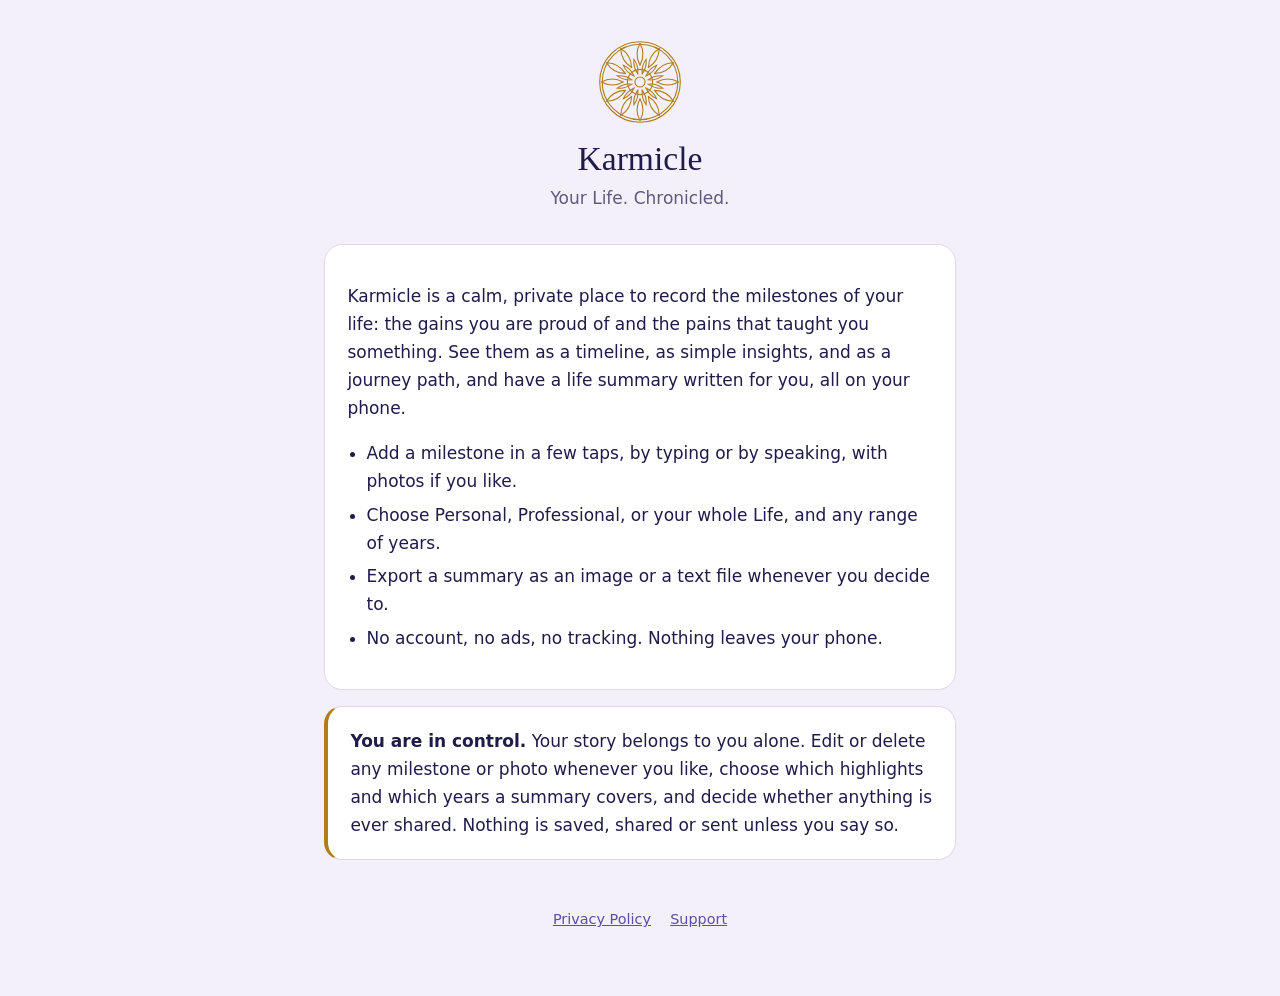
<file: index.html>
<!doctype html>
<html lang="en">
<head>
<meta charset="utf-8">
<meta name="viewport" content="width=device-width, initial-scale=1">
<title>Karmicle</title>
<meta name="description" content="A private journal of your gains and pains, with a life summary written on your phone.">
<link rel="stylesheet" href="style.css">
</head>
<body>
<main>
  <header>
    <svg class="mark" viewBox="-100 -100 200 200" fill="none" stroke="currentColor" stroke-width="2.6" aria-hidden="true"><path d="M0.0 -40.0 Q14.0 -66.0 0.0 -92.0 Q-14.0 -66.0 0.0 -40.0 Z"/><path d="M5.2 -19.3 Q16.6 -34.9 14.5 -54.1 Q3.1 -38.5 5.2 -19.3 Z"/><path d="M20.0 -34.6 Q45.1 -50.2 46.0 -79.7 Q20.9 -64.2 20.0 -34.6 Z"/><path d="M14.1 -14.1 Q31.8 -21.9 39.6 -39.6 Q21.9 -31.8 14.1 -14.1 Z"/><path d="M34.6 -20.0 Q64.2 -20.9 79.7 -46.0 Q50.2 -45.1 34.6 -20.0 Z"/><path d="M19.3 -5.2 Q38.5 -3.1 54.1 -14.5 Q34.9 -16.6 19.3 -5.2 Z"/><path d="M40.0 -0.0 Q66.0 14.0 92.0 -0.0 Q66.0 -14.0 40.0 -0.0 Z"/><path d="M19.3 5.2 Q34.9 16.6 54.1 14.5 Q38.5 3.1 19.3 5.2 Z"/><path d="M34.6 20.0 Q50.2 45.1 79.7 46.0 Q64.2 20.9 34.6 20.0 Z"/><path d="M14.1 14.1 Q21.9 31.8 39.6 39.6 Q31.8 21.9 14.1 14.1 Z"/><path d="M20.0 34.6 Q20.9 64.2 46.0 79.7 Q45.1 50.2 20.0 34.6 Z"/><path d="M5.2 19.3 Q3.1 38.5 14.5 54.1 Q16.6 34.9 5.2 19.3 Z"/><path d="M0.0 40.0 Q-14.0 66.0 0.0 92.0 Q14.0 66.0 0.0 40.0 Z"/><path d="M-5.2 19.3 Q-16.6 34.9 -14.5 54.1 Q-3.1 38.5 -5.2 19.3 Z"/><path d="M-20.0 34.6 Q-45.1 50.2 -46.0 79.7 Q-20.9 64.2 -20.0 34.6 Z"/><path d="M-14.1 14.1 Q-31.8 21.9 -39.6 39.6 Q-21.9 31.8 -14.1 14.1 Z"/><path d="M-34.6 20.0 Q-64.2 20.9 -79.7 46.0 Q-50.2 45.1 -34.6 20.0 Z"/><path d="M-19.3 5.2 Q-38.5 3.1 -54.1 14.5 Q-34.9 16.6 -19.3 5.2 Z"/><path d="M-40.0 0.0 Q-66.0 -14.0 -92.0 0.0 Q-66.0 14.0 -40.0 0.0 Z"/><path d="M-19.3 -5.2 Q-34.9 -16.6 -54.1 -14.5 Q-38.5 -3.1 -19.3 -5.2 Z"/><path d="M-34.6 -20.0 Q-50.2 -45.1 -79.7 -46.0 Q-64.2 -20.9 -34.6 -20.0 Z"/><path d="M-14.1 -14.1 Q-21.9 -31.8 -39.6 -39.6 Q-31.8 -21.9 -14.1 -14.1 Z"/><path d="M-20.0 -34.6 Q-20.9 -64.2 -46.0 -79.7 Q-45.1 -50.2 -20.0 -34.6 Z"/><path d="M-5.2 -19.3 Q-3.1 -38.5 -14.5 -54.1 Q-16.6 -34.9 -5.2 -19.3 Z"/><circle r="96"/><circle r="90"/><circle r="30"/><circle r="12"/></svg>
    <h1>Karmicle</h1>
    <p class="tagline">Your Life. Chronicled.</p>
  </header>

  <div class="card">
    <p>Karmicle is a calm, private place to record the milestones of your life: the gains you are proud of and the pains that taught you something. See them as a timeline, as simple insights, and as a journey path, and have a life summary written for you, all on your phone.</p>
    <ul>
      <li>Add a milestone in a few taps, by typing or by speaking, with photos if you like.</li>
      <li>Choose Personal, Professional, or your whole Life, and any range of years.</li>
      <li>Export a summary as an image or a text file whenever you decide to.</li>
      <li>No account, no ads, no tracking. Nothing leaves your phone.</li>
    </ul>
  </div>

  <div class="card pledge">
    <strong>You are in control.</strong> Your story belongs to you alone. Edit or delete any milestone or photo whenever you like, choose which highlights and which years a summary covers, and decide whether anything is ever shared. Nothing is saved, shared or sent unless you say so.
  </div>

  <footer>
    <nav><a href="privacy.html">Privacy Policy</a><a href="support.html">Support</a></nav>
  </footer>
</main>
</body>
</html>
</file>
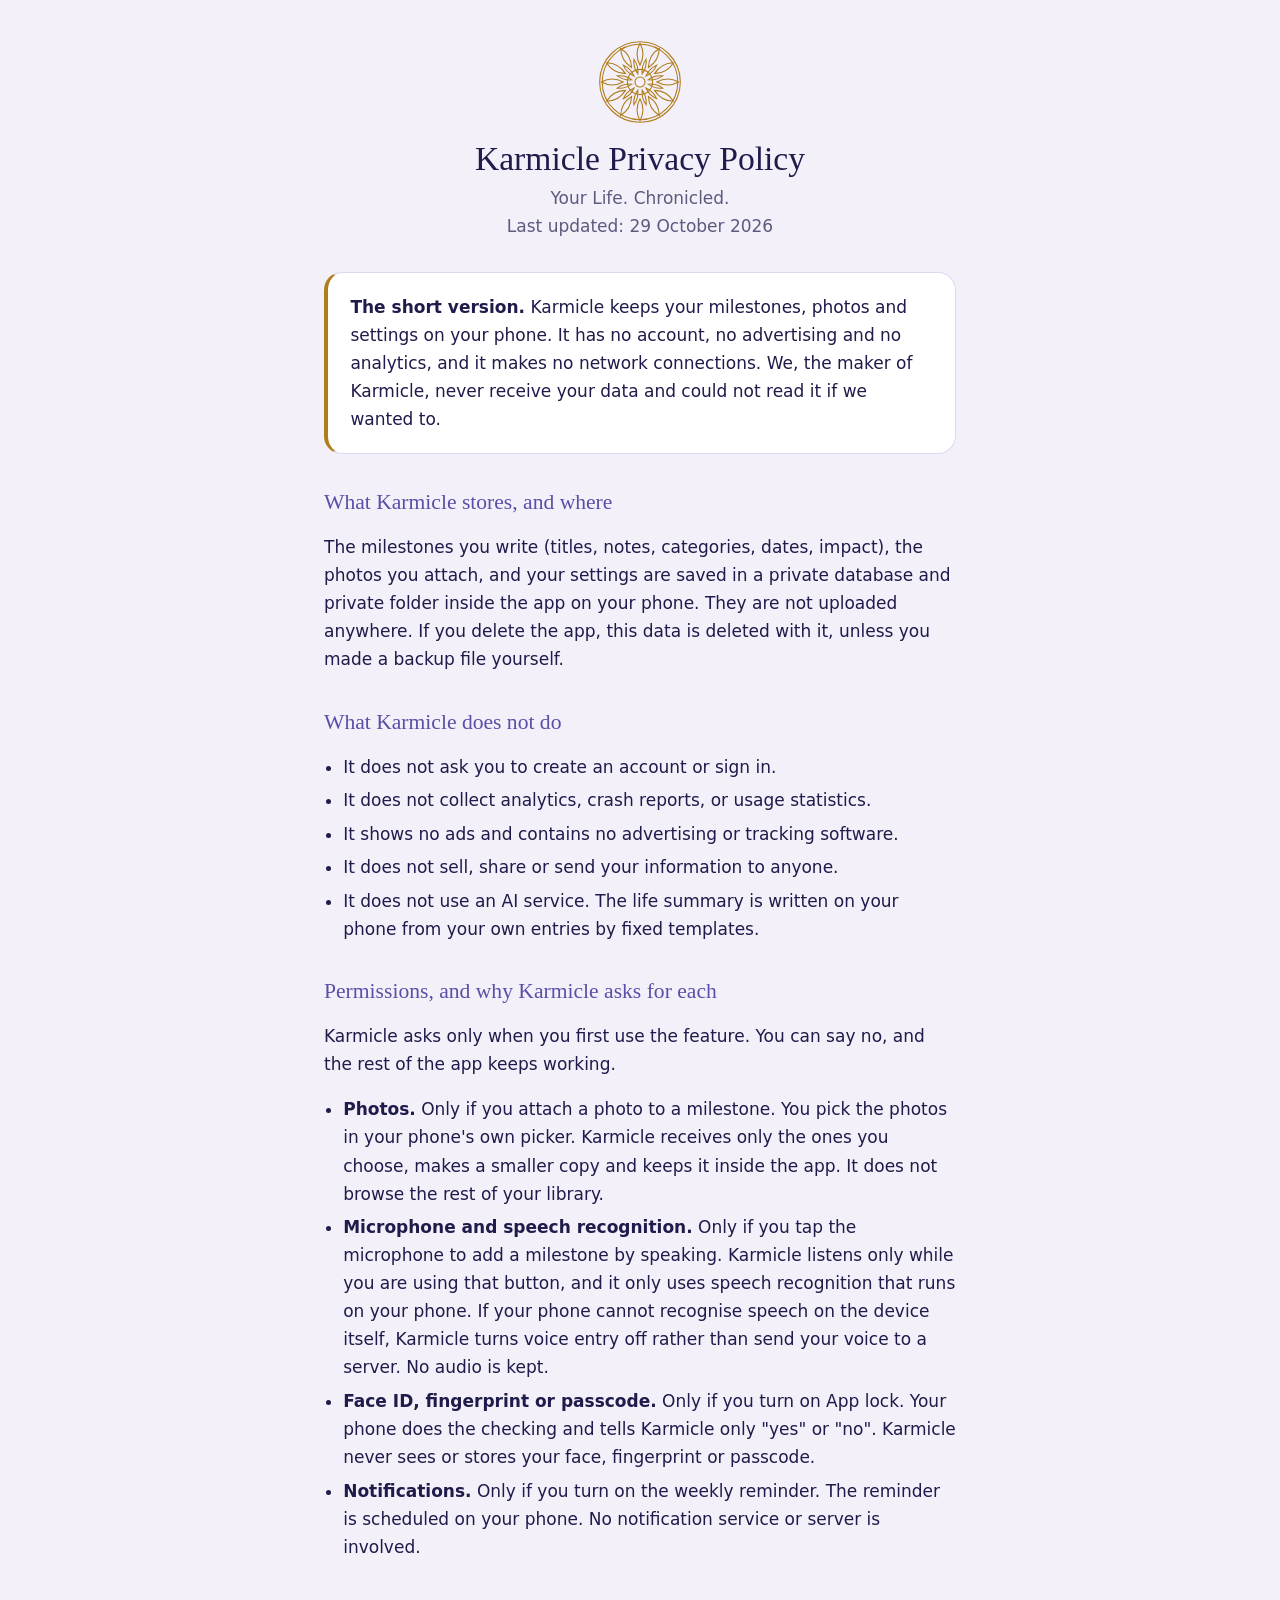
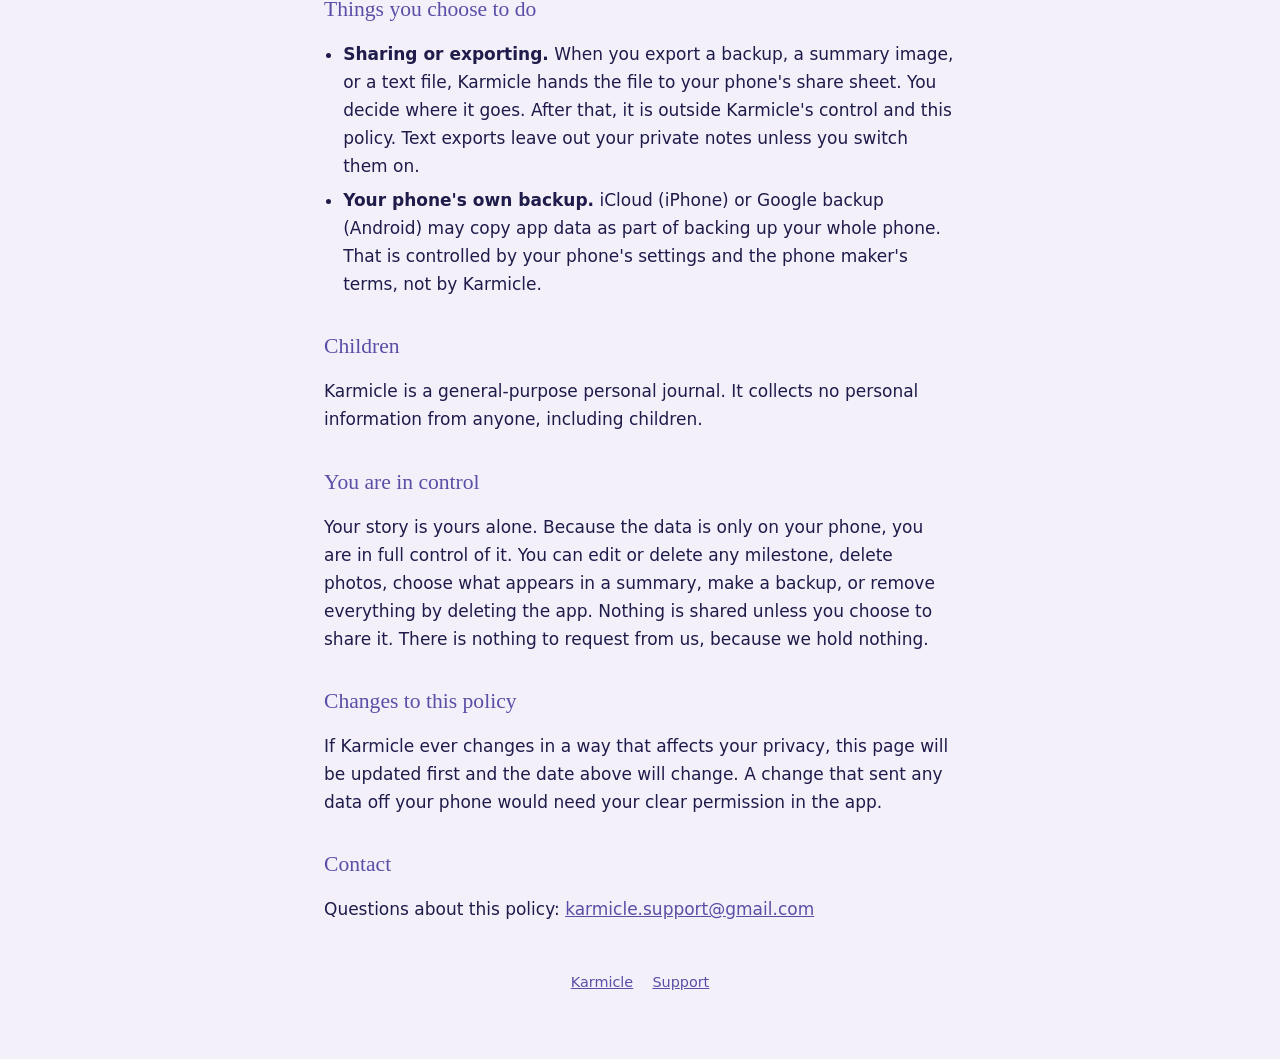
<file: privacy.html>
<!doctype html>
<html lang="en">
<head>
<meta charset="utf-8">
<meta name="viewport" content="width=device-width, initial-scale=1">
<title>Karmicle Privacy Policy</title>
<meta name="description" content="Karmicle keeps everything on your phone. It collects no data, has no account and sends nothing anywhere.">
<link rel="stylesheet" href="style.css">
</head>
<body>
<main>
  <header>
    <svg class="mark" viewBox="-100 -100 200 200" fill="none" stroke="currentColor" stroke-width="2.6" aria-hidden="true"><path d="M0.0 -40.0 Q14.0 -66.0 0.0 -92.0 Q-14.0 -66.0 0.0 -40.0 Z"/><path d="M5.2 -19.3 Q16.6 -34.9 14.5 -54.1 Q3.1 -38.5 5.2 -19.3 Z"/><path d="M20.0 -34.6 Q45.1 -50.2 46.0 -79.7 Q20.9 -64.2 20.0 -34.6 Z"/><path d="M14.1 -14.1 Q31.8 -21.9 39.6 -39.6 Q21.9 -31.8 14.1 -14.1 Z"/><path d="M34.6 -20.0 Q64.2 -20.9 79.7 -46.0 Q50.2 -45.1 34.6 -20.0 Z"/><path d="M19.3 -5.2 Q38.5 -3.1 54.1 -14.5 Q34.9 -16.6 19.3 -5.2 Z"/><path d="M40.0 -0.0 Q66.0 14.0 92.0 -0.0 Q66.0 -14.0 40.0 -0.0 Z"/><path d="M19.3 5.2 Q34.9 16.6 54.1 14.5 Q38.5 3.1 19.3 5.2 Z"/><path d="M34.6 20.0 Q50.2 45.1 79.7 46.0 Q64.2 20.9 34.6 20.0 Z"/><path d="M14.1 14.1 Q21.9 31.8 39.6 39.6 Q31.8 21.9 14.1 14.1 Z"/><path d="M20.0 34.6 Q20.9 64.2 46.0 79.7 Q45.1 50.2 20.0 34.6 Z"/><path d="M5.2 19.3 Q3.1 38.5 14.5 54.1 Q16.6 34.9 5.2 19.3 Z"/><path d="M0.0 40.0 Q-14.0 66.0 0.0 92.0 Q14.0 66.0 0.0 40.0 Z"/><path d="M-5.2 19.3 Q-16.6 34.9 -14.5 54.1 Q-3.1 38.5 -5.2 19.3 Z"/><path d="M-20.0 34.6 Q-45.1 50.2 -46.0 79.7 Q-20.9 64.2 -20.0 34.6 Z"/><path d="M-14.1 14.1 Q-31.8 21.9 -39.6 39.6 Q-21.9 31.8 -14.1 14.1 Z"/><path d="M-34.6 20.0 Q-64.2 20.9 -79.7 46.0 Q-50.2 45.1 -34.6 20.0 Z"/><path d="M-19.3 5.2 Q-38.5 3.1 -54.1 14.5 Q-34.9 16.6 -19.3 5.2 Z"/><path d="M-40.0 0.0 Q-66.0 -14.0 -92.0 0.0 Q-66.0 14.0 -40.0 0.0 Z"/><path d="M-19.3 -5.2 Q-34.9 -16.6 -54.1 -14.5 Q-38.5 -3.1 -19.3 -5.2 Z"/><path d="M-34.6 -20.0 Q-50.2 -45.1 -79.7 -46.0 Q-64.2 -20.9 -34.6 -20.0 Z"/><path d="M-14.1 -14.1 Q-21.9 -31.8 -39.6 -39.6 Q-31.8 -21.9 -14.1 -14.1 Z"/><path d="M-20.0 -34.6 Q-20.9 -64.2 -46.0 -79.7 Q-45.1 -50.2 -20.0 -34.6 Z"/><path d="M-5.2 -19.3 Q-3.1 -38.5 -14.5 -54.1 Q-16.6 -34.9 -5.2 -19.3 Z"/><circle r="96"/><circle r="90"/><circle r="30"/><circle r="12"/></svg>
    <h1>Karmicle Privacy Policy</h1>
    <p class="tagline">Your Life. Chronicled.</p>
    <p class="updated">Last updated: 29 October 2026</p>
  </header>

  <div class="card pledge">
    <strong>The short version.</strong> Karmicle keeps your milestones, photos and settings on your phone. It has no account, no advertising and no analytics, and it makes no network connections. We, the maker of Karmicle, never receive your data and could not read it if we wanted to.
  </div>

  <h2>What Karmicle stores, and where</h2>
  <p>The milestones you write (titles, notes, categories, dates, impact), the photos you attach, and your settings are saved in a private database and private folder inside the app on your phone. They are not uploaded anywhere. If you delete the app, this data is deleted with it, unless you made a backup file yourself.</p>

  <h2>What Karmicle does not do</h2>
  <ul>
    <li>It does not ask you to create an account or sign in.</li>
    <li>It does not collect analytics, crash reports, or usage statistics.</li>
    <li>It shows no ads and contains no advertising or tracking software.</li>
    <li>It does not sell, share or send your information to anyone.</li>
    <li>It does not use an AI service. The life summary is written on your phone from your own entries by fixed templates.</li>
  </ul>

  <h2>Permissions, and why Karmicle asks for each</h2>
  <p>Karmicle asks only when you first use the feature. You can say no, and the rest of the app keeps working.</p>
  <ul>
    <li><strong>Photos.</strong> Only if you attach a photo to a milestone. You pick the photos in your phone's own picker. Karmicle receives only the ones you choose, makes a smaller copy and keeps it inside the app. It does not browse the rest of your library.</li>
    <li><strong>Microphone and speech recognition.</strong> Only if you tap the microphone to add a milestone by speaking. Karmicle listens only while you are using that button, and it only uses speech recognition that runs on your phone. If your phone cannot recognise speech on the device itself, Karmicle turns voice entry off rather than send your voice to a server. No audio is kept.</li>
    <li><strong>Face ID, fingerprint or passcode.</strong> Only if you turn on App lock. Your phone does the checking and tells Karmicle only "yes" or "no". Karmicle never sees or stores your face, fingerprint or passcode.</li>
    <li><strong>Notifications.</strong> Only if you turn on the weekly reminder. The reminder is scheduled on your phone. No notification service or server is involved.</li>
  </ul>

  <h2>Things you choose to do</h2>
  <ul>
    <li><strong>Sharing or exporting.</strong> When you export a backup, a summary image, or a text file, Karmicle hands the file to your phone's share sheet. You decide where it goes. After that, it is outside Karmicle's control and this policy. Text exports leave out your private notes unless you switch them on.</li>
    <li><strong>Your phone's own backup.</strong> iCloud (iPhone) or Google backup (Android) may copy app data as part of backing up your whole phone. That is controlled by your phone's settings and the phone maker's terms, not by Karmicle.</li>
  </ul>

  <h2>Children</h2>
  <p>Karmicle is a general-purpose personal journal. It collects no personal information from anyone, including children.</p>

  <h2>You are in control</h2>
  <p>Your story is yours alone. Because the data is only on your phone, you are in full control of it. You can edit or delete any milestone, delete photos, choose what appears in a summary, make a backup, or remove everything by deleting the app. Nothing is shared unless you choose to share it. There is nothing to request from us, because we hold nothing.</p>

  <h2>Changes to this policy</h2>
  <p>If Karmicle ever changes in a way that affects your privacy, this page will be updated first and the date above will change. A change that sent any data off your phone would need your clear permission in the app.</p>

  <h2>Contact</h2>
  <p>Questions about this policy: <a href="mailto:karmicle.support@gmail.com">karmicle.support@gmail.com</a></p>

  <footer>
    <nav><a href="index.html">Karmicle</a><a href="support.html">Support</a></nav>
  </footer>
</main>
</body>
</html>
</file>
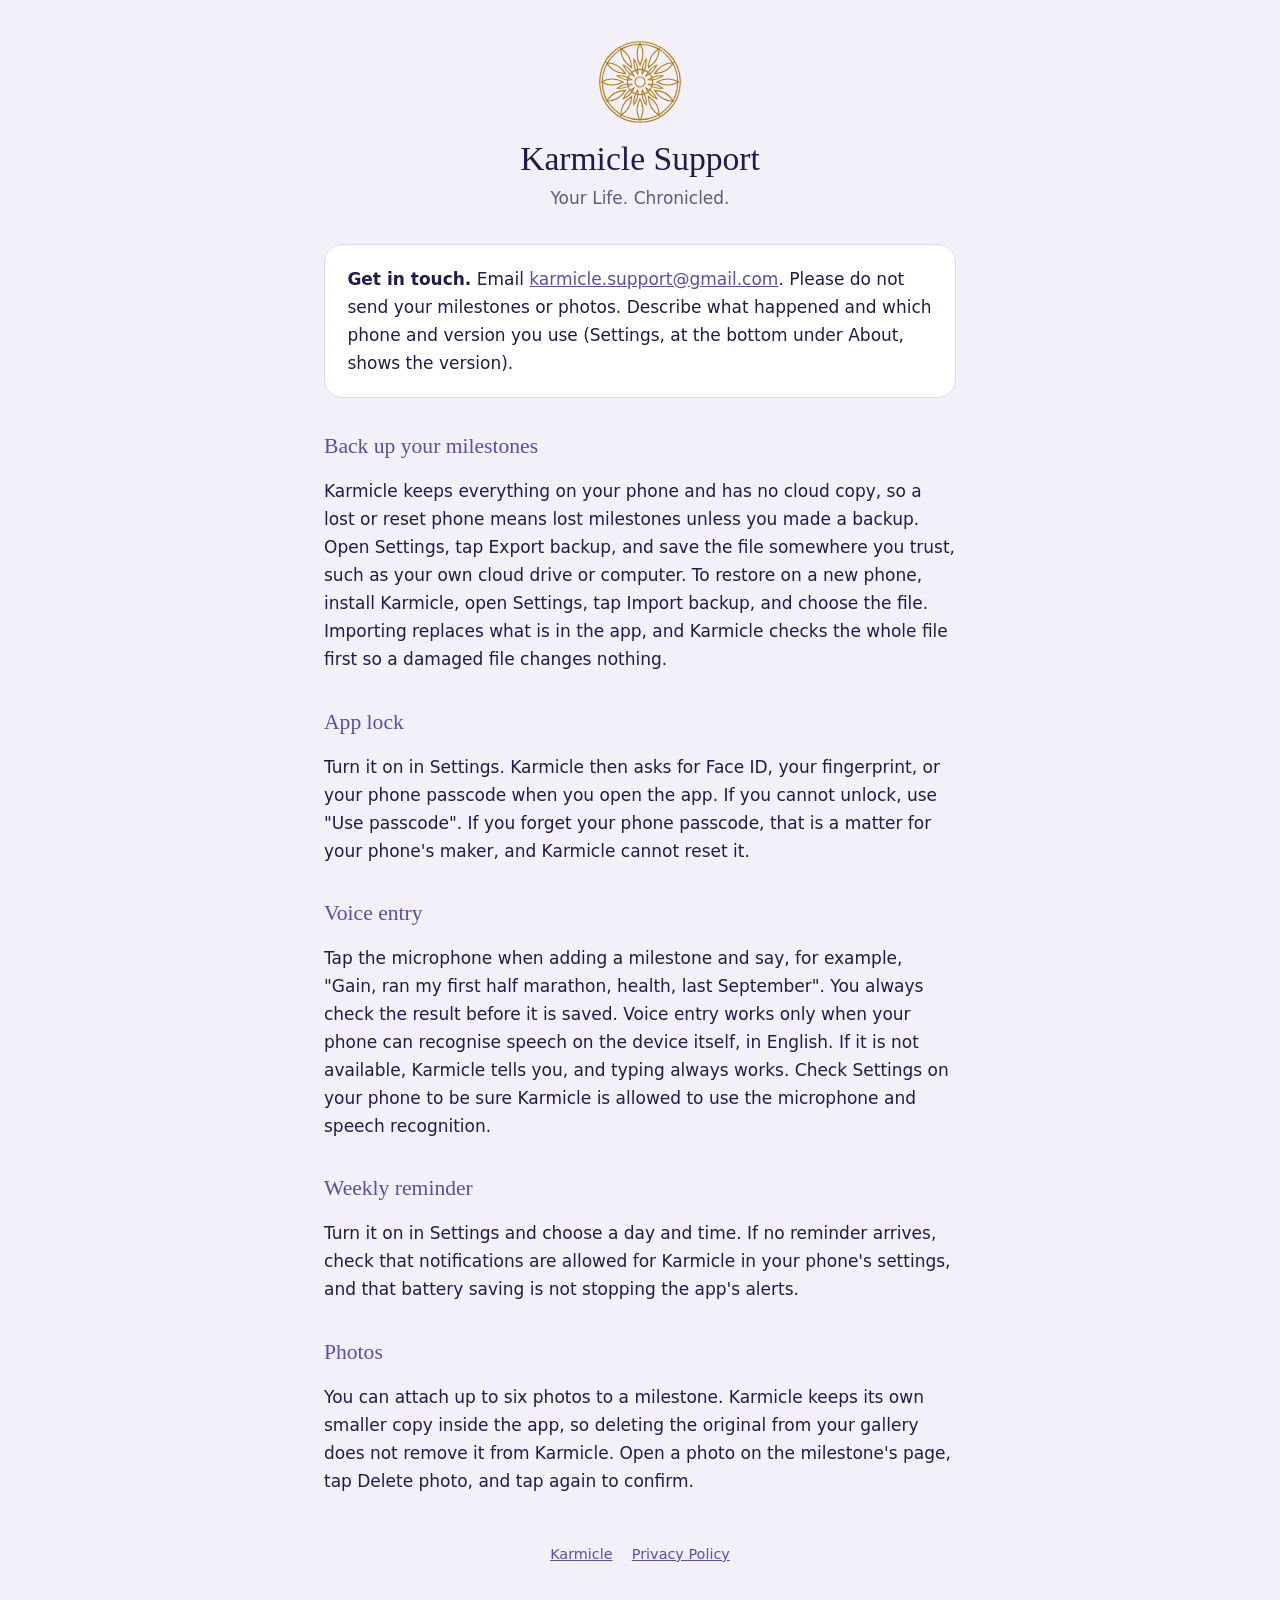
<file: support.html>
<!doctype html>
<html lang="en">
<head>
<meta charset="utf-8">
<meta name="viewport" content="width=device-width, initial-scale=1">
<title>Karmicle Support</title>
<meta name="description" content="Help with Karmicle: backups, App lock, voice entry, and how to get in touch.">
<link rel="stylesheet" href="style.css">
</head>
<body>
<main>
  <header>
    <svg class="mark" viewBox="-100 -100 200 200" fill="none" stroke="currentColor" stroke-width="2.6" aria-hidden="true"><path d="M0.0 -40.0 Q14.0 -66.0 0.0 -92.0 Q-14.0 -66.0 0.0 -40.0 Z"/><path d="M5.2 -19.3 Q16.6 -34.9 14.5 -54.1 Q3.1 -38.5 5.2 -19.3 Z"/><path d="M20.0 -34.6 Q45.1 -50.2 46.0 -79.7 Q20.9 -64.2 20.0 -34.6 Z"/><path d="M14.1 -14.1 Q31.8 -21.9 39.6 -39.6 Q21.9 -31.8 14.1 -14.1 Z"/><path d="M34.6 -20.0 Q64.2 -20.9 79.7 -46.0 Q50.2 -45.1 34.6 -20.0 Z"/><path d="M19.3 -5.2 Q38.5 -3.1 54.1 -14.5 Q34.9 -16.6 19.3 -5.2 Z"/><path d="M40.0 -0.0 Q66.0 14.0 92.0 -0.0 Q66.0 -14.0 40.0 -0.0 Z"/><path d="M19.3 5.2 Q34.9 16.6 54.1 14.5 Q38.5 3.1 19.3 5.2 Z"/><path d="M34.6 20.0 Q50.2 45.1 79.7 46.0 Q64.2 20.9 34.6 20.0 Z"/><path d="M14.1 14.1 Q21.9 31.8 39.6 39.6 Q31.8 21.9 14.1 14.1 Z"/><path d="M20.0 34.6 Q20.9 64.2 46.0 79.7 Q45.1 50.2 20.0 34.6 Z"/><path d="M5.2 19.3 Q3.1 38.5 14.5 54.1 Q16.6 34.9 5.2 19.3 Z"/><path d="M0.0 40.0 Q-14.0 66.0 0.0 92.0 Q14.0 66.0 0.0 40.0 Z"/><path d="M-5.2 19.3 Q-16.6 34.9 -14.5 54.1 Q-3.1 38.5 -5.2 19.3 Z"/><path d="M-20.0 34.6 Q-45.1 50.2 -46.0 79.7 Q-20.9 64.2 -20.0 34.6 Z"/><path d="M-14.1 14.1 Q-31.8 21.9 -39.6 39.6 Q-21.9 31.8 -14.1 14.1 Z"/><path d="M-34.6 20.0 Q-64.2 20.9 -79.7 46.0 Q-50.2 45.1 -34.6 20.0 Z"/><path d="M-19.3 5.2 Q-38.5 3.1 -54.1 14.5 Q-34.9 16.6 -19.3 5.2 Z"/><path d="M-40.0 0.0 Q-66.0 -14.0 -92.0 0.0 Q-66.0 14.0 -40.0 0.0 Z"/><path d="M-19.3 -5.2 Q-34.9 -16.6 -54.1 -14.5 Q-38.5 -3.1 -19.3 -5.2 Z"/><path d="M-34.6 -20.0 Q-50.2 -45.1 -79.7 -46.0 Q-64.2 -20.9 -34.6 -20.0 Z"/><path d="M-14.1 -14.1 Q-21.9 -31.8 -39.6 -39.6 Q-31.8 -21.9 -14.1 -14.1 Z"/><path d="M-20.0 -34.6 Q-20.9 -64.2 -46.0 -79.7 Q-45.1 -50.2 -20.0 -34.6 Z"/><path d="M-5.2 -19.3 Q-3.1 -38.5 -14.5 -54.1 Q-16.6 -34.9 -5.2 -19.3 Z"/><circle r="96"/><circle r="90"/><circle r="30"/><circle r="12"/></svg>
    <h1>Karmicle Support</h1>
    <p class="tagline">Your Life. Chronicled.</p>
  </header>

  <div class="card">
    <strong>Get in touch.</strong> Email <a href="mailto:karmicle.support@gmail.com">karmicle.support@gmail.com</a>. Please do not send your milestones or photos. Describe what happened and which phone and version you use (Settings, at the bottom under About, shows the version).
  </div>

  <h2>Back up your milestones</h2>
  <p>Karmicle keeps everything on your phone and has no cloud copy, so a lost or reset phone means lost milestones unless you made a backup. Open Settings, tap Export backup, and save the file somewhere you trust, such as your own cloud drive or computer. To restore on a new phone, install Karmicle, open Settings, tap Import backup, and choose the file. Importing replaces what is in the app, and Karmicle checks the whole file first so a damaged file changes nothing.</p>

  <h2>App lock</h2>
  <p>Turn it on in Settings. Karmicle then asks for Face ID, your fingerprint, or your phone passcode when you open the app. If you cannot unlock, use "Use passcode". If you forget your phone passcode, that is a matter for your phone's maker, and Karmicle cannot reset it.</p>

  <h2>Voice entry</h2>
  <p>Tap the microphone when adding a milestone and say, for example, "Gain, ran my first half marathon, health, last September". You always check the result before it is saved. Voice entry works only when your phone can recognise speech on the device itself, in English. If it is not available, Karmicle tells you, and typing always works. Check Settings on your phone to be sure Karmicle is allowed to use the microphone and speech recognition.</p>

  <h2>Weekly reminder</h2>
  <p>Turn it on in Settings and choose a day and time. If no reminder arrives, check that notifications are allowed for Karmicle in your phone's settings, and that battery saving is not stopping the app's alerts.</p>

  <h2>Photos</h2>
  <p>You can attach up to six photos to a milestone. Karmicle keeps its own smaller copy inside the app, so deleting the original from your gallery does not remove it from Karmicle. Open a photo on the milestone's page, tap Delete photo, and tap again to confirm.</p>

  <footer>
    <nav><a href="index.html">Karmicle</a><a href="privacy.html">Privacy Policy</a></nav>
  </footer>
</main>
</body>
</html>
</file>
<file: style.css>
:root {
  --bg: #f3f0fa;
  --card: #ffffff;
  --ink: #1f1b4a;
  --muted: #5d5a7e;
  --accent: #5a4ea6;
  --line: #ddd8ef;
  --gold: #b07d1c;
}
@media (prefers-color-scheme: dark) {
  :root {
    --bg: #14122f;
    --card: #1d1a46;
    --ink: #ece9ff;
    --muted: #a9a5d1;
    --accent: #bdb5ff;
    --line: #34306b;
    --gold: #e9c770;
  }
}
* { box-sizing: border-box; }
body {
  margin: 0;
  background: var(--bg);
  color: var(--ink);
  font: 17px/1.65 "Nunito Sans", system-ui, -apple-system, "Segoe UI", sans-serif;
}
main { max-width: 42rem; margin: 0 auto; padding: 2.5rem 1.25rem 4rem; }
header { text-align: center; margin-bottom: 2rem; }
.mark { width: 84px; height: 84px; color: var(--gold); }
h1, h2 { font-family: Marcellus, Georgia, "Times New Roman", serif; font-weight: 400; line-height: 1.25; }
h1 { font-size: 2.1rem; margin: 0.4rem 0 0.2rem; }
h2 { font-size: 1.35rem; margin: 2.2rem 0 0.4rem; color: var(--accent); }
.tagline, .updated { color: var(--muted); margin: 0; }
.card { background: var(--card); border: 1px solid var(--line); border-radius: 18px; padding: 1.25rem 1.4rem; margin: 1rem 0; }
ul { padding-left: 1.2rem; }
li { margin: 0.35rem 0; }
a { color: var(--accent); }
nav { display: flex; gap: 1.2rem; justify-content: center; flex-wrap: wrap; margin-top: 1rem; }
footer { margin-top: 3rem; text-align: center; color: var(--muted); font-size: 0.9rem; }
.pledge { border-left: 4px solid var(--gold); }
</file>
